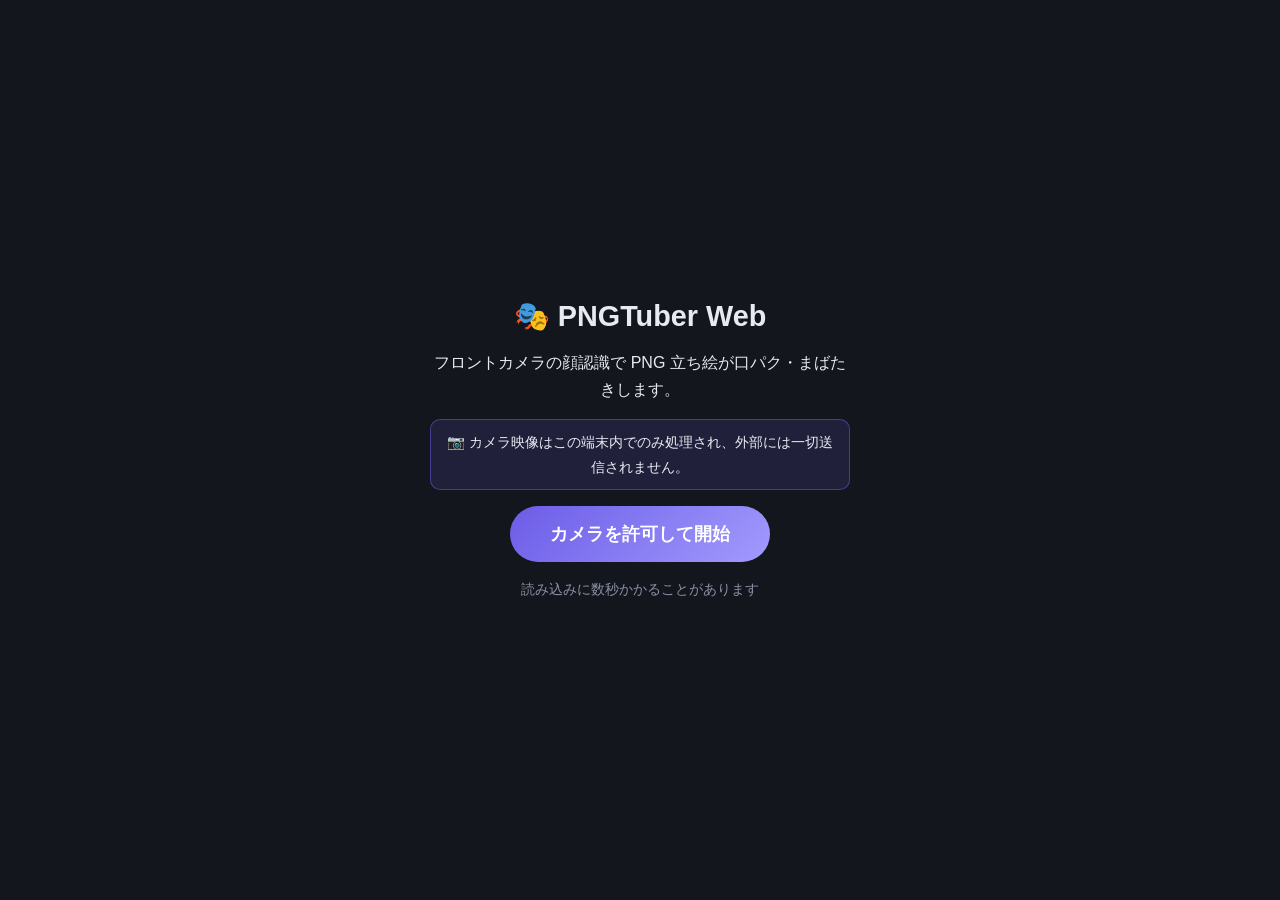
<file: index.html>
<!DOCTYPE html>
<html lang="ja">
<head>
<meta charset="UTF-8">
<meta name="viewport" content="width=device-width, initial-scale=1.0, user-scalable=no">
<title>PNGTuber Web</title>
<meta name="theme-color" content="#14161d">
<link rel="manifest" href="manifest.webmanifest">
<link rel="apple-touch-icon" href="assets/icons/icon-192.png">
<link rel="stylesheet" href="css/style.css">
</head>
<body>

<!-- アバター表示 -->
<canvas id="avatar-canvas"></canvas>

<!-- カメラプレビュー(小窓) -->
<video id="camera-preview" playsinline muted></video>

<!-- ステータス表示 -->
<div id="status" class="hidden"></div>

<!-- 表情切替バー(表情プリセット画像がある時のみ表示) -->
<div id="expr-bar" class="hidden">
  <button data-expr="" class="active">通常</button>
  <button data-expr="joy" class="hidden">喜び</button>
  <button data-expr="surprise" class="hidden">驚き</button>
</div>

<!-- 開始画面 -->
<div id="start-screen">
  <h1>🎭 PNGTuber Web</h1>
  <p>フロントカメラの顔認識で PNG 立ち絵が口パク・まばたきします。</p>
  <p class="privacy">📷 カメラ映像はこの端末内でのみ処理され、外部には一切送信されません。</p>
  <button id="start-btn">カメラを許可して開始</button>
  <p class="hint">読み込みに数秒かかることがあります</p>
</div>

<!-- 設定パネル(画面タップでトグル) -->
<div id="panel" class="hidden">
  <h2>設定</h2>

  <div class="row">
    <label>カメラ</label>
    <button id="flip-btn">前面 / 背面 切替</button>
  </div>
  <div class="row">
    <label for="preview-toggle">カメラプレビュー</label>
    <input type="checkbox" id="preview-toggle" checked>
  </div>
  <div class="row">
    <label for="bg-color">背景色</label>
    <input type="color" id="bg-color" value="#00ff00">
  </div>

  <h3>立ち絵(PNG)</h3>
  <div class="row">
    <label>口閉じ</label>
    <input type="file" id="img-closed" accept="image/*">
  </div>
  <div class="row">
    <label>口開き</label>
    <input type="file" id="img-open" accept="image/*">
  </div>
  <div class="row">
    <label>目閉じ</label>
    <input type="file" id="img-blink" accept="image/*">
  </div>
  <div class="row">
    <label>前髪(任意)</label>
    <input type="file" id="img-hairFront" accept="image/*">
  </div>
  <div class="row">
    <label>後ろ髪(任意)</label>
    <input type="file" id="img-hairBack" accept="image/*">
  </div>
  <div class="row">
    <button id="reset-images">サンプル画像に戻す</button>
  </div>

  <h3>髪の揺れ</h3>
  <div class="row">
    <label for="hair-jiggle">揺れ強さ <span id="hair-jiggle-val"></span></label>
    <input type="range" id="hair-jiggle" min="0" max="2" step="0.1">
  </div>

  <h3>表情プリセット(任意)</h3>
  <div class="row">
    <label>喜び</label>
    <input type="file" id="img-joy" accept="image/*">
  </div>
  <div class="row">
    <label>驚き</label>
    <input type="file" id="img-surprise" accept="image/*">
  </div>

  <h3>マイク口パク</h3>
  <div class="row">
    <label for="mic-toggle">顔が検出できない時にマイク音量で口パク</label>
    <input type="checkbox" id="mic-toggle">
  </div>

  <h3>検出感度</h3>
  <div class="row">
    <label for="mouth-sens">口パクしきい値 <span id="mouth-sens-val"></span></label>
    <input type="range" id="mouth-sens" min="0.05" max="0.60" step="0.01">
  </div>
  <div class="row">
    <label for="blink-sens">まばたきしきい値 <span id="blink-sens-val"></span></label>
    <input type="range" id="blink-sens" min="0.20" max="0.80" step="0.01">
  </div>

  <p class="privacy small">画像・設定は端末内にのみ保存。映像の外部送信なし</p>
  <p class="hint small">画面タップでこのパネルを閉じます</p>
</div>

<script type="module" src="js/app.js"></script>
</body>
</html>
</file>
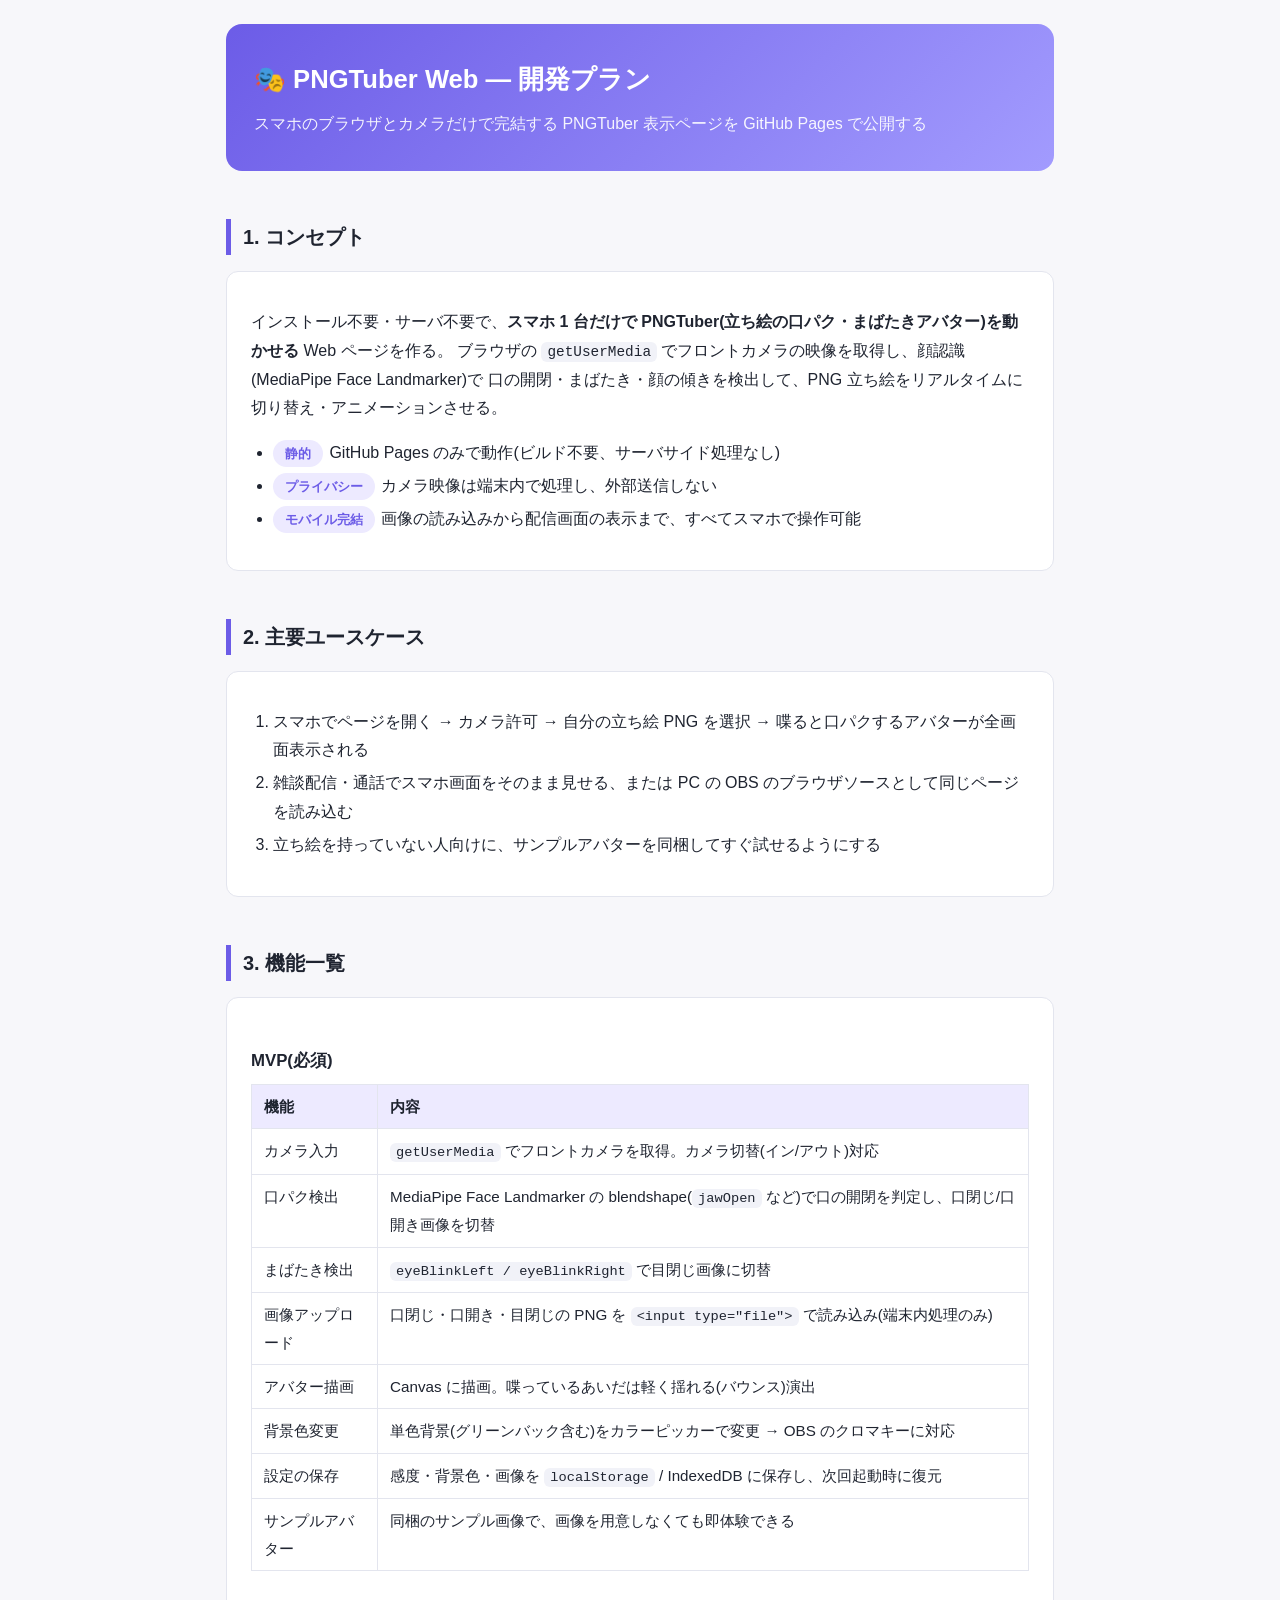
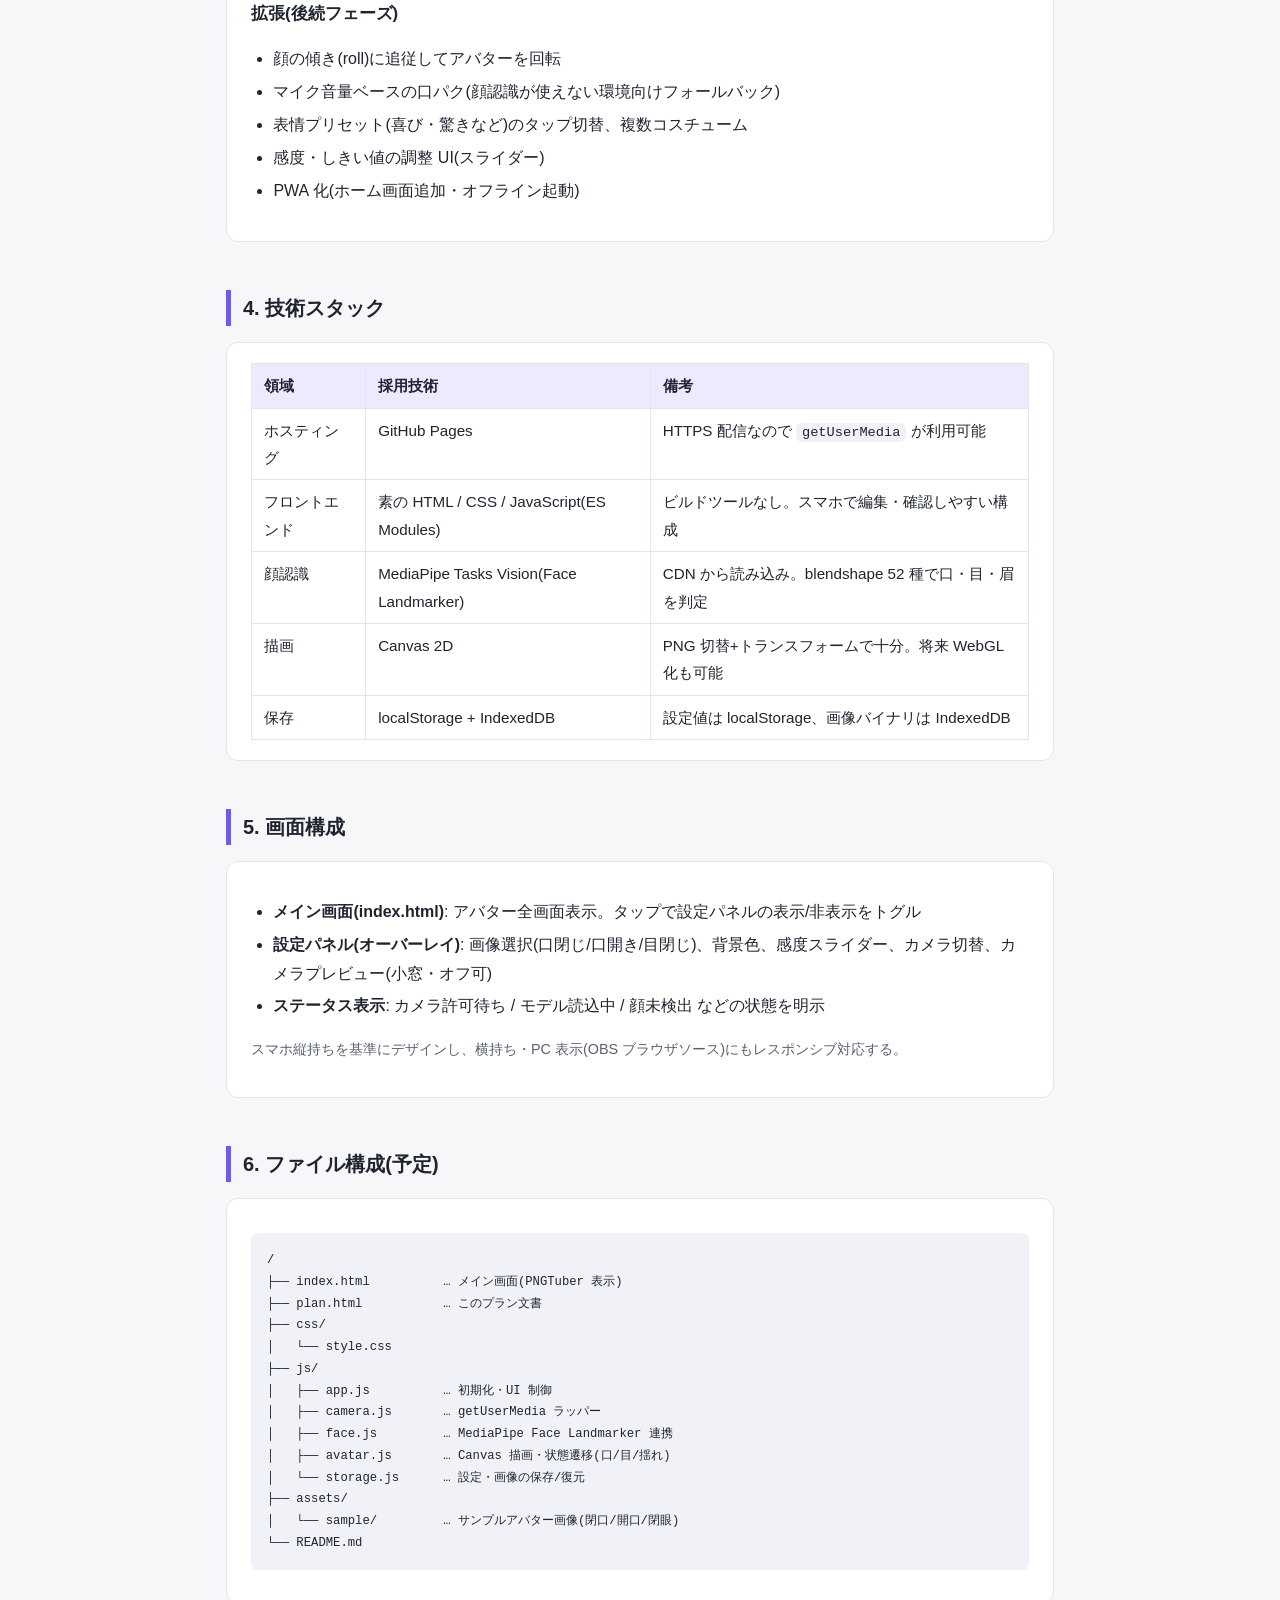
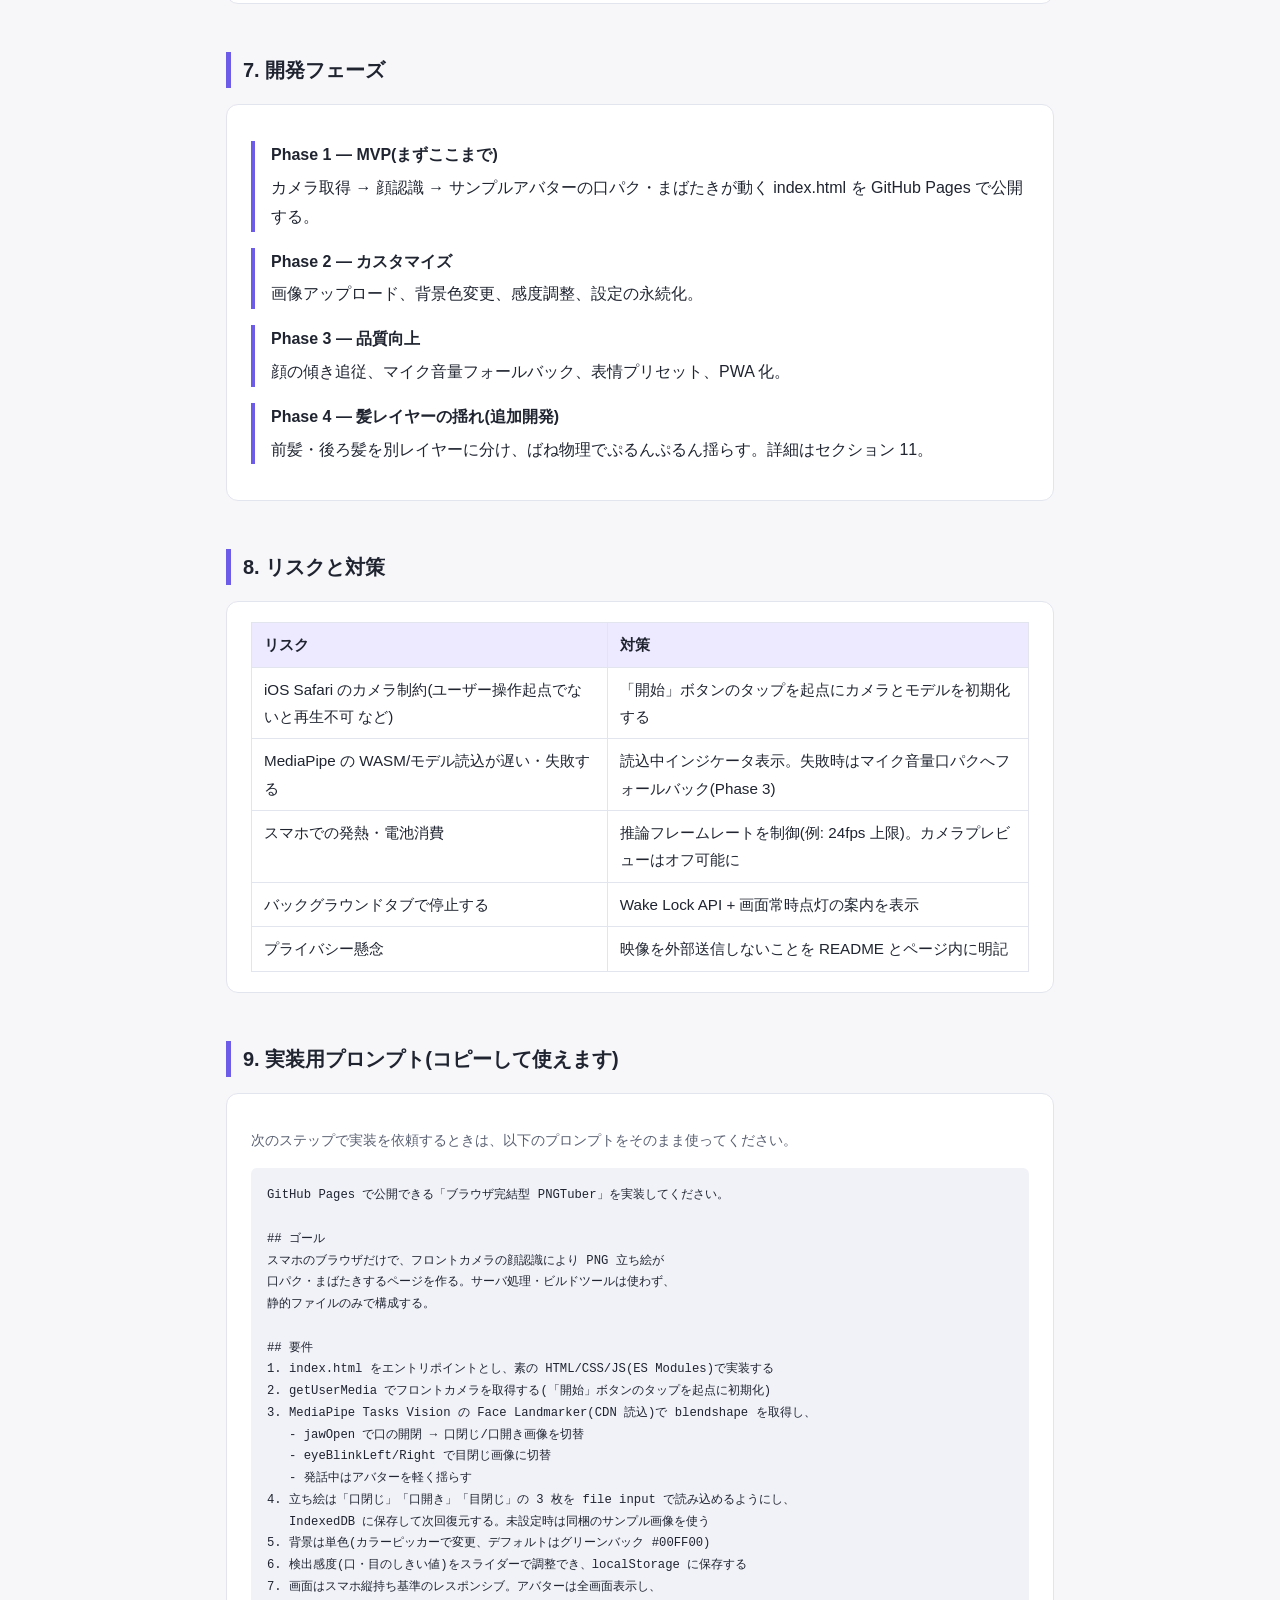
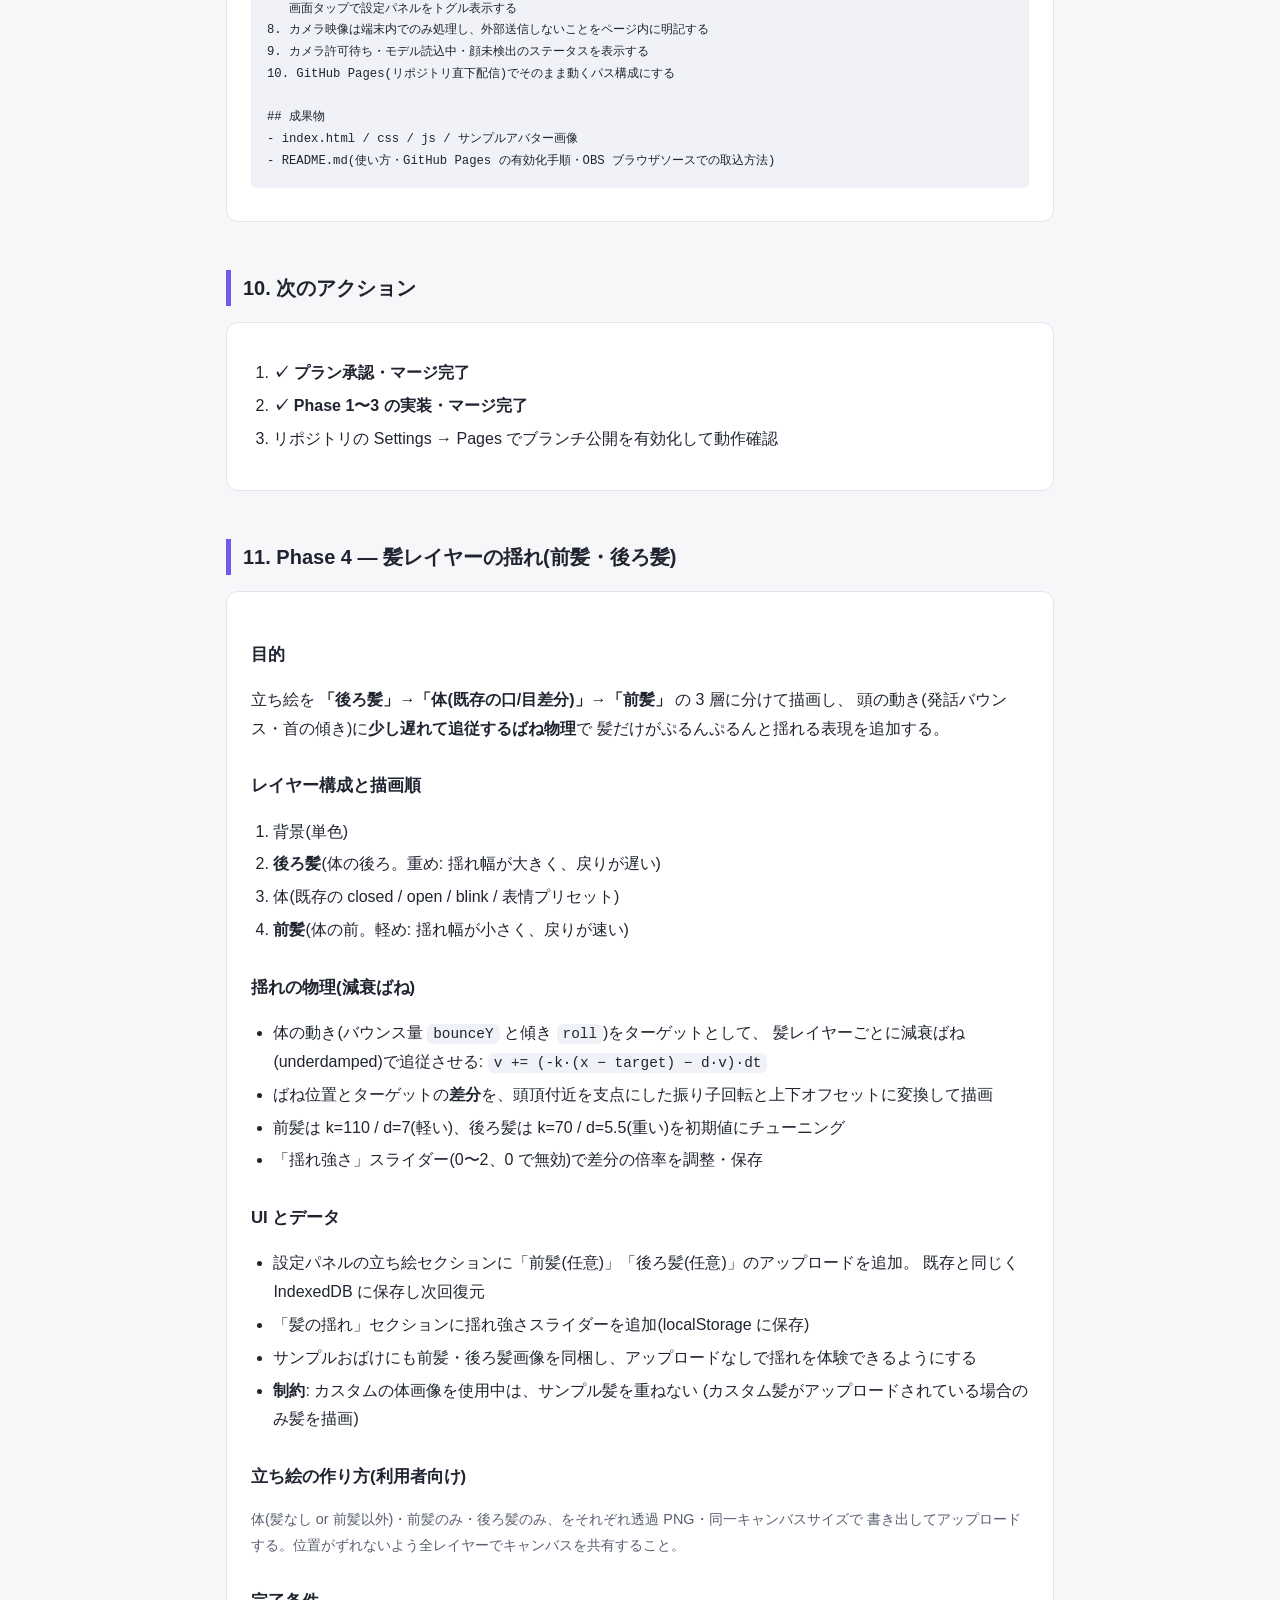
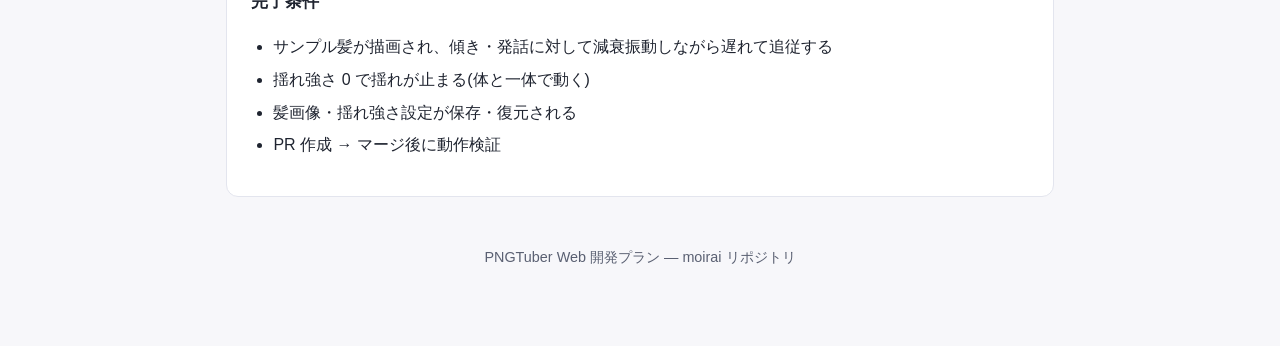
<file: plan.html>
<!DOCTYPE html>
<html lang="ja">
<head>
<meta charset="UTF-8">
<meta name="viewport" content="width=device-width, initial-scale=1.0">
<title>PNGTuber Web — 開発プラン</title>
<style>
  :root {
    --bg: #f7f7fa;
    --card: #ffffff;
    --ink: #1f2430;
    --sub: #5a6072;
    --accent: #6c5ce7;
    --accent-soft: #edeaff;
    --border: #e3e5ee;
    --code-bg: #f1f2f8;
  }
  @media (prefers-color-scheme: dark) {
    :root {
      --bg: #14161d;
      --card: #1d2029;
      --ink: #e8eaf2;
      --sub: #a0a6ba;
      --accent: #8f82f5;
      --accent-soft: #2a2745;
      --border: #2c3040;
      --code-bg: #262a38;
    }
  }
  * { box-sizing: border-box; }
  body {
    margin: 0;
    font-family: "Hiragino Kaku Gothic ProN", "Noto Sans JP", "Yu Gothic", sans-serif;
    background: var(--bg);
    color: var(--ink);
    line-height: 1.8;
  }
  .wrap { max-width: 860px; margin: 0 auto; padding: 24px 16px 80px; }
  header.hero {
    background: linear-gradient(135deg, var(--accent), #a29bfe);
    color: #fff;
    border-radius: 16px;
    padding: 32px 28px;
    margin-bottom: 32px;
  }
  header.hero h1 { margin: 0 0 8px; font-size: 1.6rem; }
  header.hero p { margin: 0; opacity: .92; }
  h2 {
    font-size: 1.25rem;
    border-left: 5px solid var(--accent);
    padding-left: 12px;
    margin: 48px 0 16px;
  }
  h3 { font-size: 1.05rem; margin: 28px 0 8px; }
  section.card {
    background: var(--card);
    border: 1px solid var(--border);
    border-radius: 12px;
    padding: 20px 24px;
    margin-bottom: 16px;
  }
  table { width: 100%; border-collapse: collapse; font-size: .95rem; }
  th, td { border: 1px solid var(--border); padding: 8px 12px; text-align: left; vertical-align: top; }
  th { background: var(--accent-soft); }
  .table-scroll { overflow-x: auto; }
  code, pre {
    font-family: "SFMono-Regular", Consolas, Menlo, monospace;
    background: var(--code-bg);
    border-radius: 6px;
  }
  code { padding: 2px 6px; font-size: .9em; }
  pre { padding: 16px; overflow-x: auto; line-height: 1.6; font-size: .85rem; }
  pre code { padding: 0; background: none; }
  ul, ol { padding-left: 1.4em; }
  li { margin: 4px 0; }
  .badge {
    display: inline-block;
    background: var(--accent-soft);
    color: var(--accent);
    border-radius: 999px;
    padding: 2px 12px;
    font-size: .8rem;
    font-weight: bold;
    margin-right: 6px;
  }
  .muted { color: var(--sub); font-size: .9rem; }
  .phase { border-left: 4px solid var(--accent); padding-left: 16px; margin: 16px 0; }
  .phase strong { display: block; margin-bottom: 4px; }
  .tree { white-space: pre; }
</style>
</head>
<body>
<div class="wrap">

<header class="hero">
  <h1>🎭 PNGTuber Web — 開発プラン</h1>
  <p>スマホのブラウザとカメラだけで完結する PNGTuber 表示ページを GitHub Pages で公開する</p>
</header>

<h2>1. コンセプト</h2>
<section class="card">
  <p>
    インストール不要・サーバ不要で、<strong>スマホ 1 台だけで PNGTuber(立ち絵の口パク・まばたきアバター)を動かせる</strong> Web ページを作る。
    ブラウザの <code>getUserMedia</code> でフロントカメラの映像を取得し、顔認識(MediaPipe Face Landmarker)で
    口の開閉・まばたき・顔の傾きを検出して、PNG 立ち絵をリアルタイムに切り替え・アニメーションさせる。
  </p>
  <ul>
    <li><span class="badge">静的</span>GitHub Pages のみで動作(ビルド不要、サーバサイド処理なし)</li>
    <li><span class="badge">プライバシー</span>カメラ映像は端末内で処理し、外部送信しない</li>
    <li><span class="badge">モバイル完結</span>画像の読み込みから配信画面の表示まで、すべてスマホで操作可能</li>
  </ul>
</section>

<h2>2. 主要ユースケース</h2>
<section class="card">
  <ol>
    <li>スマホでページを開く → カメラ許可 → 自分の立ち絵 PNG を選択 → 喋ると口パクするアバターが全画面表示される</li>
    <li>雑談配信・通話でスマホ画面をそのまま見せる、または PC の OBS のブラウザソースとして同じページを読み込む</li>
    <li>立ち絵を持っていない人向けに、サンプルアバターを同梱してすぐ試せるようにする</li>
  </ol>
</section>

<h2>3. 機能一覧</h2>
<section class="card">
  <h3>MVP(必須)</h3>
  <div class="table-scroll">
  <table>
    <tr><th>機能</th><th>内容</th></tr>
    <tr><td>カメラ入力</td><td><code>getUserMedia</code> でフロントカメラを取得。カメラ切替(イン/アウト)対応</td></tr>
    <tr><td>口パク検出</td><td>MediaPipe Face Landmarker の blendshape(<code>jawOpen</code> など)で口の開閉を判定し、口閉じ/口開き画像を切替</td></tr>
    <tr><td>まばたき検出</td><td><code>eyeBlinkLeft / eyeBlinkRight</code> で目閉じ画像に切替</td></tr>
    <tr><td>画像アップロード</td><td>口閉じ・口開き・目閉じの PNG を <code>&lt;input type="file"&gt;</code> で読み込み(端末内処理のみ)</td></tr>
    <tr><td>アバター描画</td><td>Canvas に描画。喋っているあいだは軽く揺れる(バウンス)演出</td></tr>
    <tr><td>背景色変更</td><td>単色背景(グリーンバック含む)をカラーピッカーで変更 → OBS のクロマキーに対応</td></tr>
    <tr><td>設定の保存</td><td>感度・背景色・画像を <code>localStorage</code> / IndexedDB に保存し、次回起動時に復元</td></tr>
    <tr><td>サンプルアバター</td><td>同梱のサンプル画像で、画像を用意しなくても即体験できる</td></tr>
  </table>
  </div>

  <h3>拡張(後続フェーズ)</h3>
  <ul>
    <li>顔の傾き(roll)に追従してアバターを回転</li>
    <li>マイク音量ベースの口パク(顔認識が使えない環境向けフォールバック)</li>
    <li>表情プリセット(喜び・驚きなど)のタップ切替、複数コスチューム</li>
    <li>感度・しきい値の調整 UI(スライダー)</li>
    <li>PWA 化(ホーム画面追加・オフライン起動)</li>
  </ul>
</section>

<h2>4. 技術スタック</h2>
<section class="card">
  <div class="table-scroll">
  <table>
    <tr><th>領域</th><th>採用技術</th><th>備考</th></tr>
    <tr><td>ホスティング</td><td>GitHub Pages</td><td>HTTPS 配信なので <code>getUserMedia</code> が利用可能</td></tr>
    <tr><td>フロントエンド</td><td>素の HTML / CSS / JavaScript(ES Modules)</td><td>ビルドツールなし。スマホで編集・確認しやすい構成</td></tr>
    <tr><td>顔認識</td><td>MediaPipe Tasks Vision(Face Landmarker)</td><td>CDN から読み込み。blendshape 52 種で口・目・眉を判定</td></tr>
    <tr><td>描画</td><td>Canvas 2D</td><td>PNG 切替+トランスフォームで十分。将来 WebGL 化も可能</td></tr>
    <tr><td>保存</td><td>localStorage + IndexedDB</td><td>設定値は localStorage、画像バイナリは IndexedDB</td></tr>
  </table>
  </div>
</section>

<h2>5. 画面構成</h2>
<section class="card">
  <ul>
    <li><strong>メイン画面(index.html)</strong>: アバター全画面表示。タップで設定パネルの表示/非表示をトグル</li>
    <li><strong>設定パネル(オーバーレイ)</strong>: 画像選択(口閉じ/口開き/目閉じ)、背景色、感度スライダー、カメラ切替、カメラプレビュー(小窓・オフ可)</li>
    <li><strong>ステータス表示</strong>: カメラ許可待ち / モデル読込中 / 顔未検出 などの状態を明示</li>
  </ul>
  <p class="muted">スマホ縦持ちを基準にデザインし、横持ち・PC 表示(OBS ブラウザソース)にもレスポンシブ対応する。</p>
</section>

<h2>6. ファイル構成(予定)</h2>
<section class="card">
  <pre class="tree"><code>/
├── index.html          … メイン画面(PNGTuber 表示)
├── plan.html           … このプラン文書
├── css/
│   └── style.css
├── js/
│   ├── app.js          … 初期化・UI 制御
│   ├── camera.js       … getUserMedia ラッパー
│   ├── face.js         … MediaPipe Face Landmarker 連携
│   ├── avatar.js       … Canvas 描画・状態遷移(口/目/揺れ)
│   └── storage.js      … 設定・画像の保存/復元
├── assets/
│   └── sample/         … サンプルアバター画像(閉口/開口/閉眼)
└── README.md
</code></pre>
</section>

<h2>7. 開発フェーズ</h2>
<section class="card">
  <div class="phase">
    <strong>Phase 1 — MVP(まずここまで)</strong>
    カメラ取得 → 顔認識 → サンプルアバターの口パク・まばたきが動く index.html を GitHub Pages で公開する。
  </div>
  <div class="phase">
    <strong>Phase 2 — カスタマイズ</strong>
    画像アップロード、背景色変更、感度調整、設定の永続化。
  </div>
  <div class="phase">
    <strong>Phase 3 — 品質向上</strong>
    顔の傾き追従、マイク音量フォールバック、表情プリセット、PWA 化。
  </div>
  <div class="phase">
    <strong>Phase 4 — 髪レイヤーの揺れ(追加開発)</strong>
    前髪・後ろ髪を別レイヤーに分け、ばね物理でぷるんぷるん揺らす。詳細はセクション 11。
  </div>
</section>

<h2>8. リスクと対策</h2>
<section class="card">
  <div class="table-scroll">
  <table>
    <tr><th>リスク</th><th>対策</th></tr>
    <tr><td>iOS Safari のカメラ制約(ユーザー操作起点でないと再生不可 など)</td><td>「開始」ボタンのタップを起点にカメラとモデルを初期化する</td></tr>
    <tr><td>MediaPipe の WASM/モデル読込が遅い・失敗する</td><td>読込中インジケータ表示。失敗時はマイク音量口パクへフォールバック(Phase 3)</td></tr>
    <tr><td>スマホでの発熱・電池消費</td><td>推論フレームレートを制御(例: 24fps 上限)。カメラプレビューはオフ可能に</td></tr>
    <tr><td>バックグラウンドタブで停止する</td><td>Wake Lock API + 画面常時点灯の案内を表示</td></tr>
    <tr><td>プライバシー懸念</td><td>映像を外部送信しないことを README とページ内に明記</td></tr>
  </table>
  </div>
</section>

<h2>9. 実装用プロンプト(コピーして使えます)</h2>
<section class="card">
  <p class="muted">次のステップで実装を依頼するときは、以下のプロンプトをそのまま使ってください。</p>
  <pre><code>GitHub Pages で公開できる「ブラウザ完結型 PNGTuber」を実装してください。

## ゴール
スマホのブラウザだけで、フロントカメラの顔認識により PNG 立ち絵が
口パク・まばたきするページを作る。サーバ処理・ビルドツールは使わず、
静的ファイルのみで構成する。

## 要件
1. index.html をエントリポイントとし、素の HTML/CSS/JS(ES Modules)で実装する
2. getUserMedia でフロントカメラを取得する(「開始」ボタンのタップを起点に初期化)
3. MediaPipe Tasks Vision の Face Landmarker(CDN 読込)で blendshape を取得し、
   - jawOpen で口の開閉 → 口閉じ/口開き画像を切替
   - eyeBlinkLeft/Right で目閉じ画像に切替
   - 発話中はアバターを軽く揺らす
4. 立ち絵は「口閉じ」「口開き」「目閉じ」の 3 枚を file input で読み込めるようにし、
   IndexedDB に保存して次回復元する。未設定時は同梱のサンプル画像を使う
5. 背景は単色(カラーピッカーで変更、デフォルトはグリーンバック #00FF00)
6. 検出感度(口・目のしきい値)をスライダーで調整でき、localStorage に保存する
7. 画面はスマホ縦持ち基準のレスポンシブ。アバターは全画面表示し、
   画面タップで設定パネルをトグル表示する
8. カメラ映像は端末内でのみ処理し、外部送信しないことをページ内に明記する
9. カメラ許可待ち・モデル読込中・顔未検出のステータスを表示する
10. GitHub Pages(リポジトリ直下配信)でそのまま動くパス構成にする

## 成果物
- index.html / css / js / サンプルアバター画像
- README.md(使い方・GitHub Pages の有効化手順・OBS ブラウザソースでの取込方法)
</code></pre>
</section>

<h2>10. 次のアクション</h2>
<section class="card">
  <ol>
    <li><strong>✓ プラン承認・マージ完了</strong></li>
    <li><strong>✓ Phase 1〜3 の実装・マージ完了</strong></li>
    <li>リポジトリの Settings → Pages でブランチ公開を有効化して動作確認</li>
  </ol>
</section>

<h2>11. Phase 4 — 髪レイヤーの揺れ(前髪・後ろ髪)</h2>
<section class="card">
  <h3>目的</h3>
  <p>
    立ち絵を <strong>「後ろ髪」→「体(既存の口/目差分)」→「前髪」</strong> の 3 層に分けて描画し、
    頭の動き(発話バウンス・首の傾き)に<strong>少し遅れて追従するばね物理</strong>で
    髪だけがぷるんぷるんと揺れる表現を追加する。
  </p>

  <h3>レイヤー構成と描画順</h3>
  <ol>
    <li>背景(単色)</li>
    <li><strong>後ろ髪</strong>(体の後ろ。重め: 揺れ幅が大きく、戻りが遅い)</li>
    <li>体(既存の closed / open / blink / 表情プリセット)</li>
    <li><strong>前髪</strong>(体の前。軽め: 揺れ幅が小さく、戻りが速い)</li>
  </ol>

  <h3>揺れの物理(減衰ばね)</h3>
  <ul>
    <li>体の動き(バウンス量 <code>bounceY</code> と傾き <code>roll</code>)をターゲットとして、
        髪レイヤーごとに減衰ばね(underdamped)で追従させる:
        <code>v += (-k·(x − target) − d·v)·dt</code></li>
    <li>ばね位置とターゲットの<strong>差分</strong>を、頭頂付近を支点にした振り子回転と上下オフセットに変換して描画</li>
    <li>前髪は k=110 / d=7(軽い)、後ろ髪は k=70 / d=5.5(重い)を初期値にチューニング</li>
    <li>「揺れ強さ」スライダー(0〜2、0 で無効)で差分の倍率を調整・保存</li>
  </ul>

  <h3>UI とデータ</h3>
  <ul>
    <li>設定パネルの立ち絵セクションに「前髪(任意)」「後ろ髪(任意)」のアップロードを追加。
        既存と同じく IndexedDB に保存し次回復元</li>
    <li>「髪の揺れ」セクションに揺れ強さスライダーを追加(localStorage に保存)</li>
    <li>サンプルおばけにも前髪・後ろ髪画像を同梱し、アップロードなしで揺れを体験できるようにする</li>
    <li><strong>制約</strong>: カスタムの体画像を使用中は、サンプル髪を重ねない
        (カスタム髪がアップロードされている場合のみ髪を描画)</li>
  </ul>

  <h3>立ち絵の作り方(利用者向け)</h3>
  <p class="muted">
    体(髪なし or 前髪以外)・前髪のみ・後ろ髪のみ、をそれぞれ透過 PNG・同一キャンバスサイズで
    書き出してアップロードする。位置がずれないよう全レイヤーでキャンバスを共有すること。
  </p>

  <h3>完了条件</h3>
  <ul>
    <li>サンプル髪が描画され、傾き・発話に対して減衰振動しながら遅れて追従する</li>
    <li>揺れ強さ 0 で揺れが止まる(体と一体で動く)</li>
    <li>髪画像・揺れ強さ設定が保存・復元される</li>
    <li>PR 作成 → マージ後に動作検証</li>
  </ul>
</section>

<footer class="muted" style="margin-top:48px; text-align:center;">
  PNGTuber Web 開発プラン — moirai リポジトリ
</footer>

</div>
</body>
</html>
</file>
<file: css/style.css>
* { box-sizing: border-box; margin: 0; padding: 0; }

html, body {
  width: 100%;
  height: 100%;
  overflow: hidden;
  font-family: "Hiragino Kaku Gothic ProN", "Noto Sans JP", sans-serif;
  background: #00ff00;
}

#avatar-canvas {
  position: fixed;
  inset: 0;
  width: 100%;
  height: 100%;
}

#camera-preview {
  position: fixed;
  top: 12px;
  right: 12px;
  width: 96px;
  border-radius: 12px;
  border: 2px solid rgba(255, 255, 255, .6);
  transform: scaleX(-1);
  z-index: 5;
}

#status {
  position: fixed;
  top: 12px;
  left: 50%;
  transform: translateX(-50%);
  background: rgba(20, 22, 30, .85);
  color: #fff;
  padding: 8px 20px;
  border-radius: 999px;
  font-size: .9rem;
  z-index: 10;
  white-space: nowrap;
}

#start-screen {
  position: fixed;
  inset: 0;
  background: #14161d;
  color: #e8eaf2;
  display: flex;
  flex-direction: column;
  align-items: center;
  justify-content: center;
  gap: 16px;
  padding: 24px;
  text-align: center;
  z-index: 20;
}

#start-screen h1 { font-size: 1.8rem; }
#start-screen p { max-width: 420px; line-height: 1.7; }

.privacy {
  background: rgba(108, 92, 231, .15);
  border: 1px solid rgba(108, 92, 231, .5);
  border-radius: 10px;
  padding: 10px 16px;
  font-size: .9rem;
}

#start-btn {
  font-size: 1.1rem;
  font-weight: bold;
  color: #fff;
  background: linear-gradient(135deg, #6c5ce7, #a29bfe);
  border: none;
  border-radius: 999px;
  padding: 16px 40px;
  cursor: pointer;
}
#start-btn:active { transform: scale(.97); }

.hint { color: #8a90a4; font-size: .85rem; }

#panel {
  position: fixed;
  left: 50%;
  bottom: 24px;
  transform: translateX(-50%);
  width: min(92vw, 360px);
  max-height: 72vh;
  overflow-y: auto;
  background: rgba(20, 22, 30, .92);
  color: #e8eaf2;
  border-radius: 16px;
  padding: 20px;
  z-index: 15;
}

#panel h2 { font-size: 1rem; margin-bottom: 12px; }
#panel h3 {
  font-size: .85rem;
  color: #a29bfe;
  margin: 16px 0 4px;
  border-top: 1px solid rgba(255, 255, 255, .1);
  padding-top: 12px;
}

#panel .row {
  display: flex;
  align-items: center;
  justify-content: space-between;
  margin: 10px 0;
  gap: 12px;
}

#panel label { font-size: .9rem; }

#panel button {
  background: #6c5ce7;
  color: #fff;
  border: none;
  border-radius: 8px;
  padding: 8px 14px;
  font-size: .85rem;
  cursor: pointer;
}

#panel input[type="color"] {
  width: 48px;
  height: 32px;
  border: none;
  border-radius: 6px;
  padding: 0;
  background: none;
  cursor: pointer;
}

#panel input[type="checkbox"] {
  width: 20px;
  height: 20px;
}

#panel input[type="file"] {
  max-width: 180px;
  font-size: .75rem;
  color: #a0a6ba;
}

#panel input[type="range"] {
  width: 140px;
  accent-color: #6c5ce7;
}

#panel .row label span {
  color: #a29bfe;
  font-size: .8rem;
}

#expr-bar {
  position: fixed;
  left: 12px;
  top: 50%;
  transform: translateY(-50%);
  display: flex;
  flex-direction: column;
  gap: 8px;
  z-index: 8;
}

#expr-bar button {
  background: rgba(20, 22, 30, .8);
  color: #e8eaf2;
  border: 1px solid rgba(255, 255, 255, .25);
  border-radius: 10px;
  padding: 10px 14px;
  font-size: .85rem;
  cursor: pointer;
}

#expr-bar button.active {
  background: #6c5ce7;
  border-color: #6c5ce7;
}

.small { font-size: .75rem !important; padding: 6px 10px; }

.hidden { display: none !important; }
</file>
